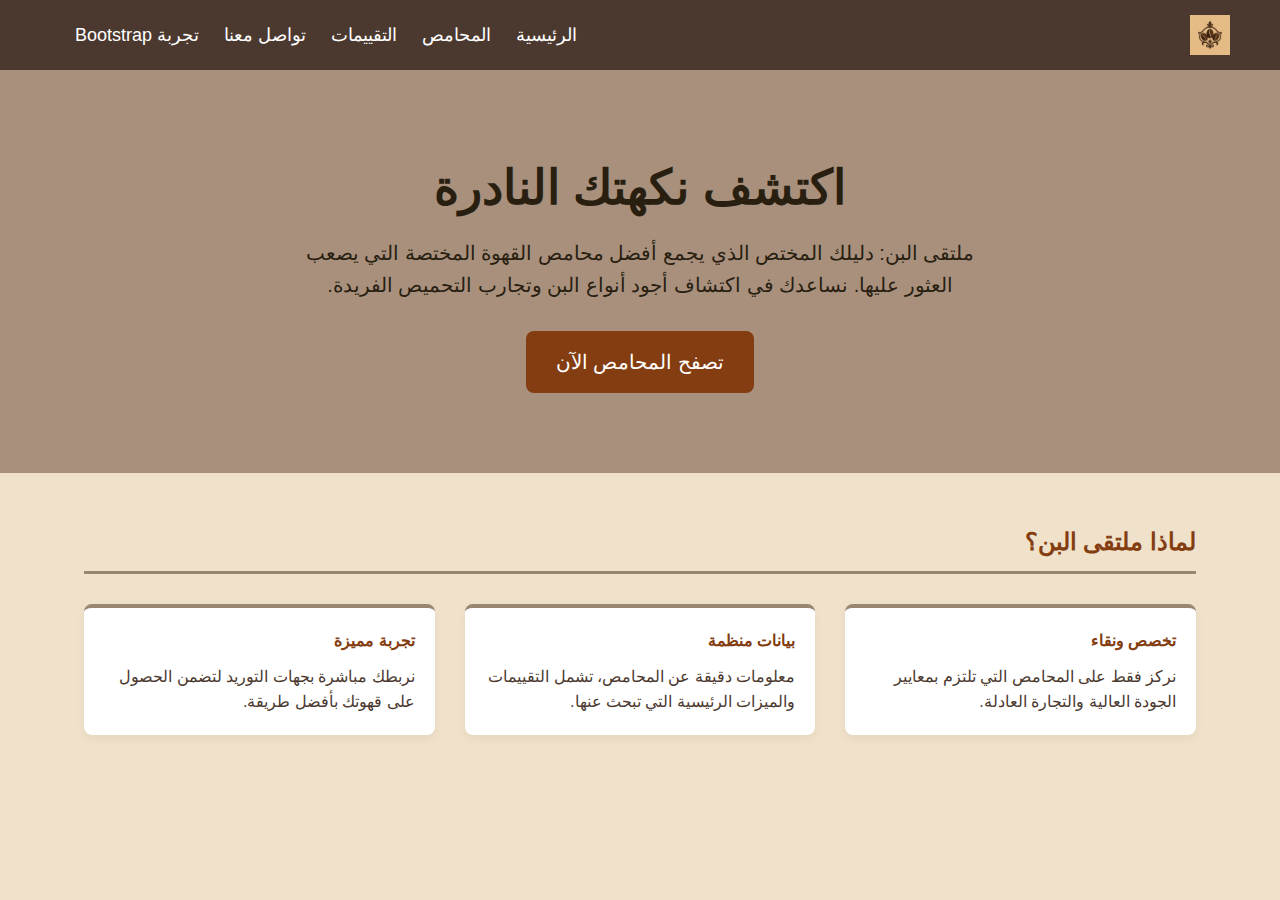
<file: index.html>
<!DOCTYPE html>
<html lang="ar">
<head>
    <meta charset="UTF-8">
    <meta name="viewport" content="width=device-width, initial-scale=1.0">
    <title>الرئيسية - ملتقى البن</title>
    <link rel="stylesheet" href="style.css">
    <link rel="icon" type="image/png" href="images/logo.png.jpg">
    <style>
     
        .hero {
            background-color: #A8907D; 
            color: var(--color-dark);
            padding: 80px 0;
            text-align: center;
            margin-bottom: 30px;
        }
        .hero h1 {
            font-size: 48px;
            color: var(--color-dark);
            margin-bottom: 10px;
        }
        .hero p {
            font-size: 20px;
            max-width: 700px;
            margin: 0 auto 30px;
        }
        .cta-button {
            display: inline-block;
            background-color: var(--color-secondary); 
            color: #fff;
            text-decoration: none;
            padding: 15px 30px;
            border-radius: 8px;
            font-size: 20px;
            transition: background-color 0.3s, transform 0.3s;
        }
        .cta-button:hover {
            background-color: var(--color-dark); 
            transform: scale(1.05); 
        }
        .highlight-card {
            background-color: #fff;
            padding: 20px;
            border-radius: 8px;
            box-shadow: 0 4px 10px rgba(0, 0, 0, 0.05);
            border-top: 4px solid var(--color-primary); 
        }
        .highlight-card h4 {
            color: var(--color-secondary);
            margin-bottom: 10px;
        }
        .highlight-card p {
            color: #4B392F;
            font-size: 16px;
        }
    </style>
</head>
<body>

    <div class="header">
        <div class="logo">
            <img src="images/logo.png.jpg" 
                 alt="شعار ملتقى البن" 
                 class="logo-img"
                 title="ملتقى البن: دليلك المختص لأفضل محامص القهوة المختصة في المملكة.">
        </div>
        <nav class="nav">
            <ul>
                <li><a href="index.html">الرئيسية</a></li>
                <li><a href="roasteries.html">المحامص</a></li>
                <li><a href="reviews.html">التقييمات</a></li>
                <li><a href="contact.html">تواصل معنا</a></li>
                <li><a href="bootstrap.html">تجربة Bootstrap</a></li>
            </ul>
        </nav>
    </div>

    <main>
        <div class="hero">
            <h1>اكتشف نكهتك النادرة</h1>
            <p>
                ملتقى البن: دليلك المختص الذي يجمع أفضل محامص القهوة المختصة التي يصعب العثور عليها. نساعدك في اكتشاف أجود أنواع البن وتجارب التحميص الفريدة.
            </p>
            <a href="roasteries.html" class="cta-button">تصفح المحامص الآن</a>
        </div>

        <div class="container">
            <h2>لماذا ملتقى البن؟</h2>
            <div class="roasteries-grid" style="grid-template-columns: repeat(auto-fit, minmax(250px, 1fr));">
                
                <div class="highlight-card">
                    <h4>تخصص ونقاء</h4>
                    <p>نركز فقط على المحامص التي تلتزم بمعايير الجودة العالية والتجارة العادلة.</p>
                </div>

                <div class="highlight-card">
                    <h4>بيانات منظمة</h4>
                    <p>معلومات دقيقة عن المحامص، تشمل التقييمات والميزات الرئيسية التي تبحث عنها.</p>
                </div>

                <div class="highlight-card">
                    <h4>تجربة مميزة</h4>
                    <p>نربطك مباشرة بجهات التوريد لتضمن الحصول على قهوتك بأفضل طريقة.</p>
                </div>
            </div>
        </div>
    </main>

</body>
</html>
</file>
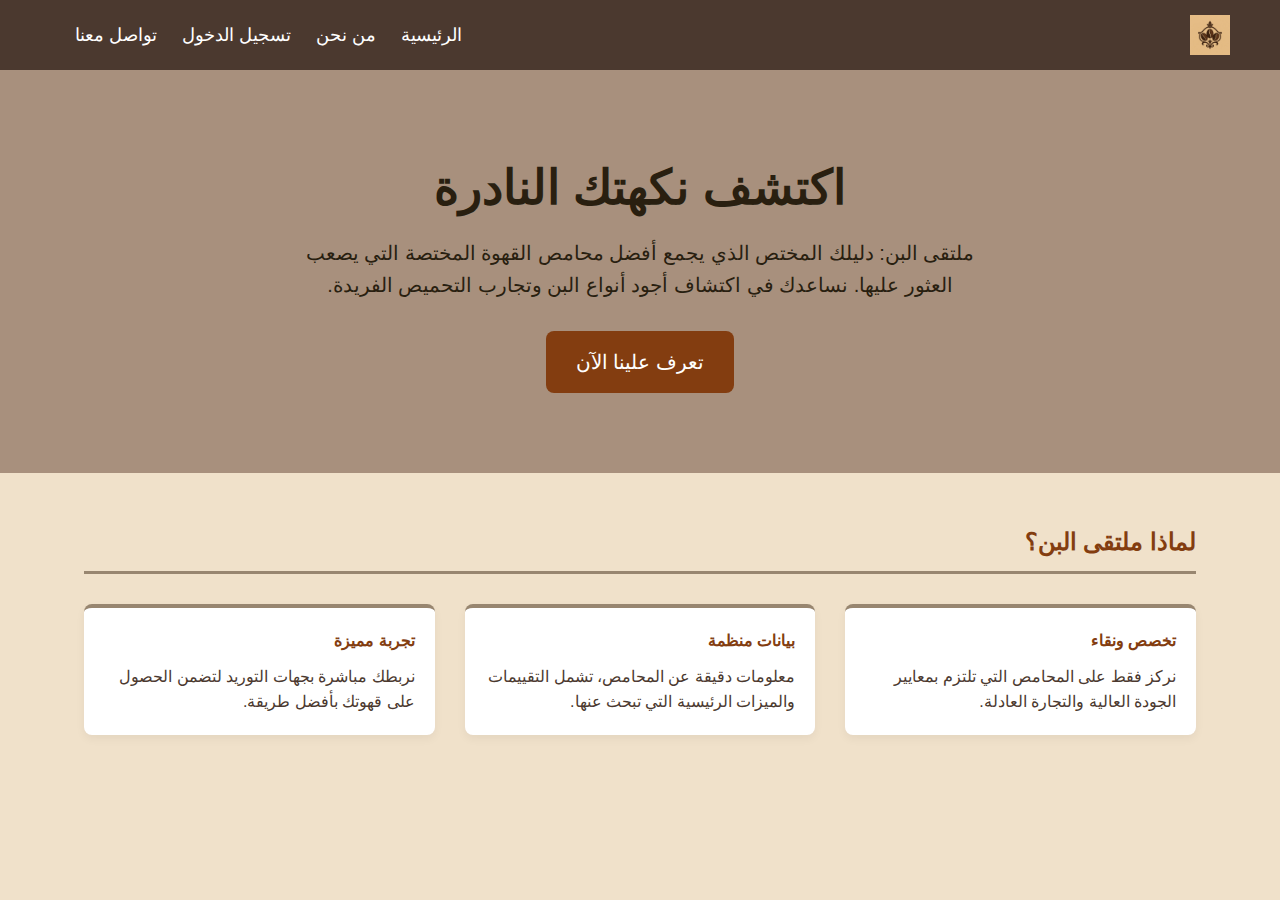
<file: frontend/index.html>
<!DOCTYPE html>
<html lang="ar">
<head>
    <meta charset="UTF-8">
    <meta name="viewport" content="width=device-width, initial-scale=1.0">
    <title>الرئيسية - ملتقى البن</title>
    <link rel="stylesheet" href="style.css">
    <link rel="icon" type="image/png" href="../images/logo.png.jpg"> 
    <style>
        .hero {
            background-color: #A8907D; 
            color: var(--color-dark);
            padding: 80px 0;
            text-align: center;
            margin-bottom: 30px;
        }
        .hero h1 {
            font-size: 48px;
            color: var(--color-dark);
            margin-bottom: 10px;
        }
        .hero p {
            font-size: 20px;
            max-width: 700px;
            margin: 0 auto 30px;
        }
        .cta-button {
            display: inline-block;
            background-color: var(--color-secondary); 
            color: #fff;
            text-decoration: none;
            padding: 15px 30px;
            border-radius: 8px;
            font-size: 20px;
            transition: background-color 0.3s, transform 0.3s;
        }
        .cta-button:hover {
            background-color: var(--color-dark); 
            transform: scale(1.05); 
        }
        .highlight-card {
            background-color: #fff;
            padding: 20px;
            border-radius: 8px;
            box-shadow: 0 4px 10px rgba(0, 0, 0, 0.05);
            border-top: 4px solid var(--color-primary); 
        }
        .highlight-card h4 {
            color: var(--color-secondary);
            margin-bottom: 10px;
        }
        .highlight-card p {
            color: #4B392F;
            font-size: 16px;
        }
    </style>
</head>
<body>

    <div class="header">
        <div class="logo">
            <img src="../images/logo.png.jpg" 
                 alt="شعار ملتقى البن" 
                 class="logo-img"
                 title="ملتقى البن: دليلك المختص لأفضل محامص القهوة المختصة في المملكة.">
        </div>
        <nav class="nav">
            <ul>
                <li><a href="index.html">الرئيسية</a></li>
                <li><a href="about.html">من نحن</a></li>
                <li><a href="login.html">تسجيل الدخول</a></li>
                <li><a href="contact.html">تواصل معنا</a></li>
            </ul>
        </nav>
    </div>

    <main>
        <div class="hero">
            <h1>اكتشف نكهتك النادرة</h1>
            <p>
                ملتقى البن: دليلك المختص الذي يجمع أفضل محامص القهوة المختصة التي يصعب العثور عليها. نساعدك في اكتشاف أجود أنواع البن وتجارب التحميص الفريدة.
            </p>
            <a href="about.html" class="cta-button">تعرف علينا الآن</a>
        </div>

        <div class="container">
            <h2>لماذا ملتقى البن؟</h2>
            <div class="roasteries-grid" style="grid-template-columns: repeat(auto-fit, minmax(250px, 1fr));">
                
                <div class="highlight-card">
                    <h4>تخصص ونقاء</h4>
                    <p>نركز فقط على المحامص التي تلتزم بمعايير الجودة العالية والتجارة العادلة.</p>
                </div>

                <div class="highlight-card">
                    <h4>بيانات منظمة</h4>
                    <p>معلومات دقيقة عن المحامص، تشمل التقييمات والميزات الرئيسية التي تبحث عنها.</p>
                </div>

                <div class="highlight-card">
                    <h4>تجربة مميزة</h4>
                    <p>نربطك مباشرة بجهات التوريد لتضمن الحصول على قهوتك بأفضل طريقة.</p>
                </div>
            </div>
        </div>
    </main>

</body>
</html>
</file>
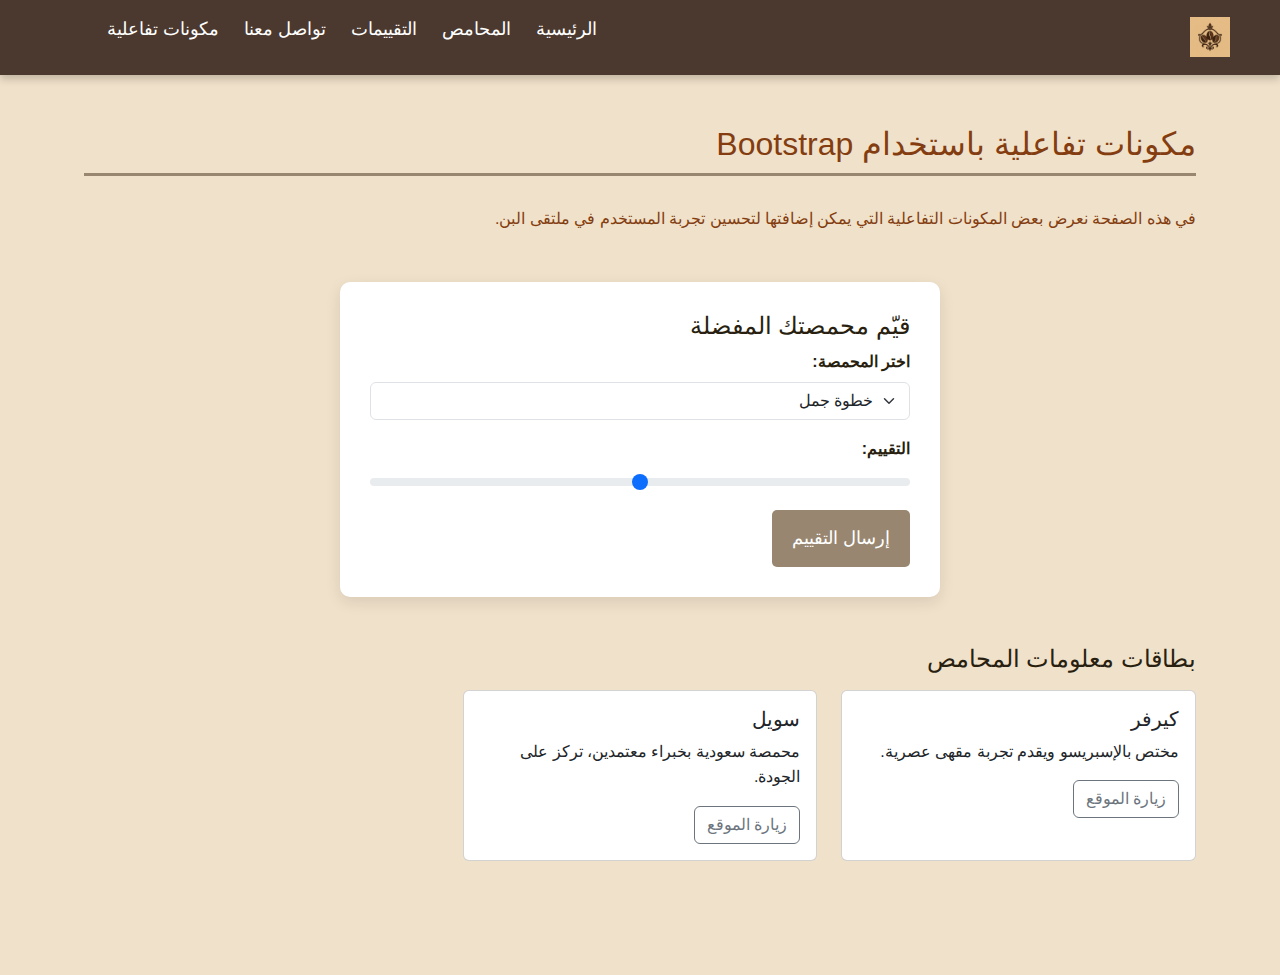
<file: bootstrap.html>
<!DOCTYPE html>
<html lang="ar">
<head>
  <meta charset="UTF-8">
  <meta name="viewport" content="width=device-width, initial-scale=1.0">
  <title>مكونات تفاعلية</title>
  <link href="https://cdn.jsdelivr.net/npm/bootstrap@5.3.2/dist/css/bootstrap.min.css" rel="stylesheet">
  <link rel="stylesheet" href="style.css">
</head>
<body>

<!-- الهيدر الموحد -->
<div class="header">
  <div class="logo">
    <img src="images/logo.png.jpg" 
         alt="شعار ملتقى البن" 
         class="logo-img"
         title="ملتقى البن: دليلك المختص لأفضل محامص القهوة المختصة في المملكة.">
  </div>
  <nav class="nav">
    <ul>
      <li><a href="index.html">الرئيسية</a></li>
      <li><a href="roasteries.html">المحامص</a></li>
      <li><a href="reviews.html">التقييمات</a></li>
      <li><a href="contact.html">تواصل معنا</a></li>
      <li><a href="bootstrap.html">مكونات تفاعلية</a></li>
    </ul>
  </nav>
</div>

<!--  محتوى الصفحة -->
<div class="container">
  <h2>مكونات تفاعلية باستخدام Bootstrap</h2>
  <p style="margin-bottom: 30px; color: var(--color-secondary);">
    في هذه الصفحة نعرض بعض المكونات التفاعلية التي يمكن إضافتها لتحسين تجربة المستخدم في ملتقى البن.
  </p>

  <!--  نموذج تقييم -->
  <div class="contact-form mb-5">
    <h4>قيّم محمصتك المفضلة</h4>
    <form>
      <label for="roastery">اختر المحمصة:</label>
      <select class="form-select mb-3" id="roastery">
        <option>خطوة جمل</option>
        <option>كيرفر</option>
        <option>سويل</option>
      </select>

      <label for="rating">التقييم:</label>
      <input type="range" class="form-range mb-3" min="1" max="5" id="rating">

      <button type="submit" class="btn btn-primary">إرسال التقييم</button>
    </form>
  </div>

  <!--  بطاقات معلومات -->
  <h4 class="mb-3">بطاقات معلومات المحامص</h4>
  <div class="row mb-5">
    <div class="col-md-4 mb-3">
      <div class="card h-100 text-end">
        <div class="card-body">
          <h5 class="card-title">كيرفر</h5>
          <p class="card-text">مختص بالإسبريسو ويقدم تجربة مقهى عصرية.</p>
          <a href="https://curcoffee.com" class="btn btn-outline-secondary">زيارة الموقع</a>
        </div>
      </div>
    </div>
    <div class="col-md-4 mb-3">
      <div class="card h-100 text-end">
        <div class="card-body">
          <h5 class="card-title">سويل</h5>
          <p class="card-text">محمصة سعودية بخبراء معتمدين، تركز على الجودة.</p>
          <a href="https://soilroasters.com/products" class="btn btn-outline-secondary">زيارة الموقع</a>
        </div>
      </div>
</file>
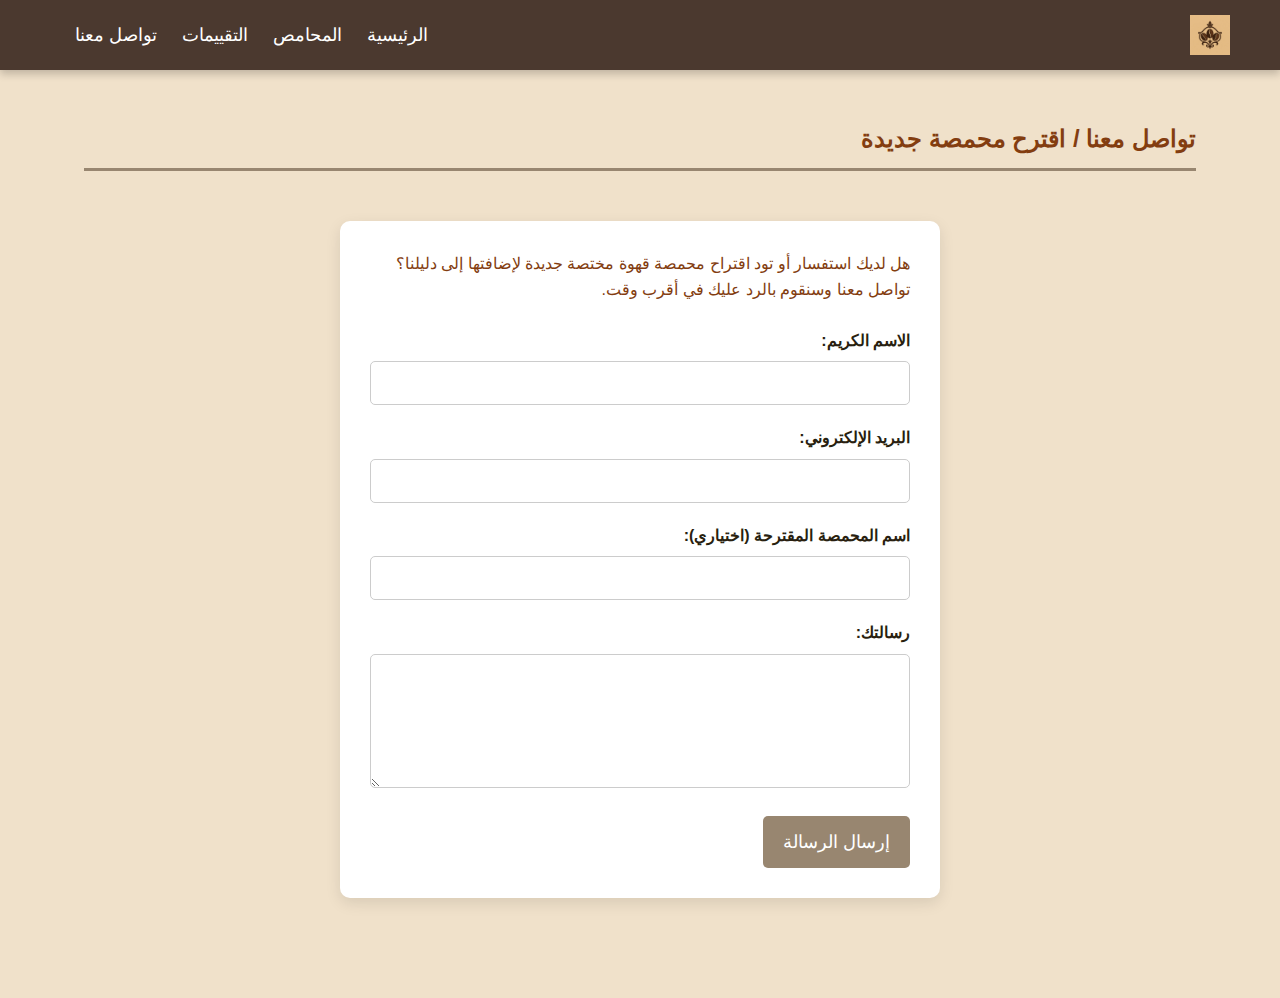
<file: contact.html>
<!DOCTYPE html>
<html lang="ar">
<head>
    <meta charset="UTF-8">
    <meta name="viewport" content="width=device-width, initial-scale=1.0">
    <title>تواصل معنا - ملتقى البن</title>
    <link rel="stylesheet" href="style.css">
    <link rel="icon" type="image/png" href="images/logo.png.jpg">
</head>
<body>

    <div class="header">
        <div class="logo">
            <img src="images/logo.png.jpg" 
                 alt="شعار ملتقى البن" 
                 class="logo-img"
                 title="ملتقى البن: دليلك المختص لأفضل محامص القهوة المختصة في المملكة.">
        </div>
        <nav class="nav">
            <ul>
                <li><a href="index.html">الرئيسية</a></li>
                <li><a href="roasteries.html">المحامص</a></li>
                <li><a href="reviews.html">التقييمات</a></li>
                <li><a href="contact.html">تواصل معنا</a></li>
            </ul>
        </nav>
    </div>

    <div class="container">
        <h2>تواصل معنا / اقترح محمصة جديدة</h2>
        <div class="contact-form">
            <p style="margin-bottom: 25px; color: var(--color-secondary);">
                هل لديك استفسار أو تود اقتراح محمصة قهوة مختصة جديدة لإضافتها إلى دليلنا؟ تواصل معنا وسنقوم بالرد عليك في أقرب وقت.
            </p>
            
            <form action="#" method="POST">
                
                <label for="name">الاسم الكريم:</label>
                <input type="text" id="name" name="name" required>

                <label for="email">البريد الإلكتروني:</label>
                <input type="email" id="email" name="email" required>
                
                <label for="roastery">اسم المحمصة المقترحة (اختياري):</label>
                <input type="text" id="roastery" name="roastery">

                <label for="message">رسالتك:</label>
                <textarea id="message" name="message" rows="6" required></textarea>

                <button type="submit">إرسال الرسالة</button>
            </form>
        </div>
    </div>

</body>
</html>
</file>
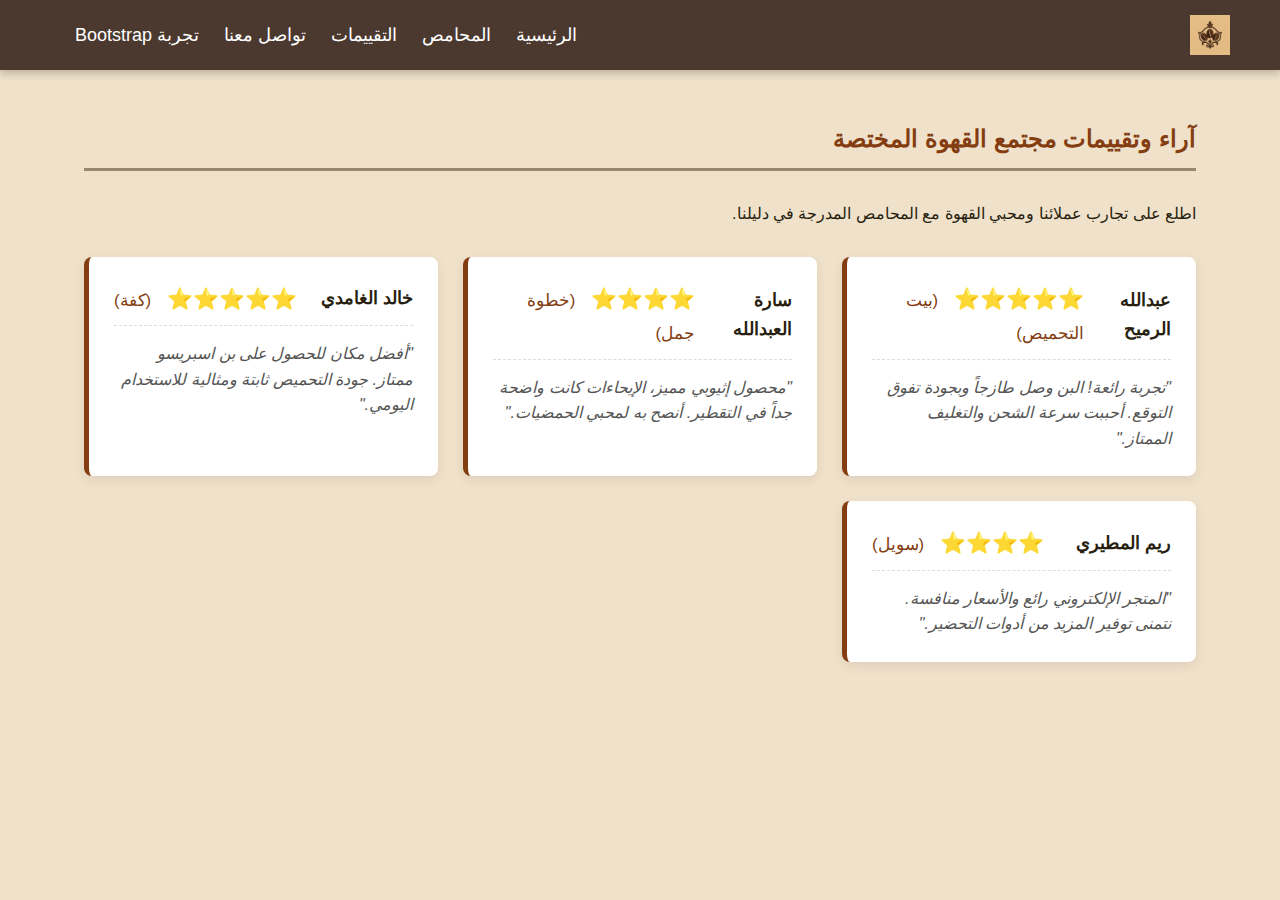
<file: reviews.html>
<!DOCTYPE html>
<html lang="ar">
<head>
    <meta charset="UTF-8">
    <meta name="viewport" content="width=device-width, initial-scale=1.0">
    <title>تقييمات المحامص - ملتقى البن</title>
    <link rel="stylesheet" href="style.css">
    <link rel="icon" type="image/png" href="images/logo.png.jpg">
    <style>
      
    </style>
</head>
<body>

    <div class="header">
        <div class="logo">
            <img src="images/logo.png.jpg" 
                 alt="شعار ملتقى البن" 
                 class="logo-img"
                 title="ملتقى البن: دليلك المختص لأفضل محامص القهوة المختصة في المملكة.">
        </div>
        <nav class="nav">
            <ul>
                <li><a href="index.html">الرئيسية</a></li>
                <li><a href="roasteries.html">المحامص</a></li>
                <li><a href="reviews.html">التقييمات</a></li>
                <li><a href="contact.html">تواصل معنا</a></li>
                <li><a href="bootstrap.html">تجربة Bootstrap</a></li>
            </ul>
        </nav>
    </div>

    <div class="container">
        <h2>آراء وتقييمات مجتمع القهوة المختصة</h2>
        <p style="margin-bottom: 30px;">
            اطلع على تجارب عملائنا ومحبي القهوة مع المحامص المدرجة في دليلنا.
        </p>

        <div class="reviews-grid">
            
            <div class="review-card">
                <div class="reviewer-info">
                    <h4>عبدالله الرميح</h4>
                    <div class="review-rating">⭐⭐⭐⭐⭐ <span>(بيت التحميص)</span></div>
                </div>
                <div class="review-content">
                    <p>"تجربة رائعة! البن وصل طازجاً وبجودة تفوق التوقع. أحببت سرعة الشحن والتغليف الممتاز."</p>
                </div>
            </div>

            <div class="review-card">
                <div class="reviewer-info">
                    <h4>سارة العبدالله</h4>
                    <div class="review-rating">⭐⭐⭐⭐ <span>(خطوة جمل)</span></div>
                </div>
                <div class="review-content">
                    <p>"محصول إثيوبي مميز، الإيحاءات كانت واضحة جداً في التقطير. أنصح به لمحبي الحمضيات."</p>
                </div>
            </div>
            
            <div class="review-card">
                <div class="reviewer-info">
                    <h4>خالد الغامدي</h4>
                    <div class="review-rating">⭐⭐⭐⭐⭐ <span>(كفة)</span></div>
                </div>
                <div class="review-content">
                    <p>"أفضل مكان للحصول على بن اسبريسو ممتاز. جودة التحميص ثابتة ومثالية للاستخدام اليومي."</p>
                </div>
            </div>

            <div class="review-card">
                <div class="reviewer-info">
                    <h4>ريم المطيري</h4>
                    <div class="review-rating">⭐⭐⭐⭐ <span>(سويل)</span></div>
                </div>
                <div class="review-content">
                    <p>"المتجر الإلكتروني رائع والأسعار منافسة. نتمنى توفير المزيد من أدوات التحضير."</p>
                </div>
            </div>
        </div>
    </div>

</body>
</html>
</file>
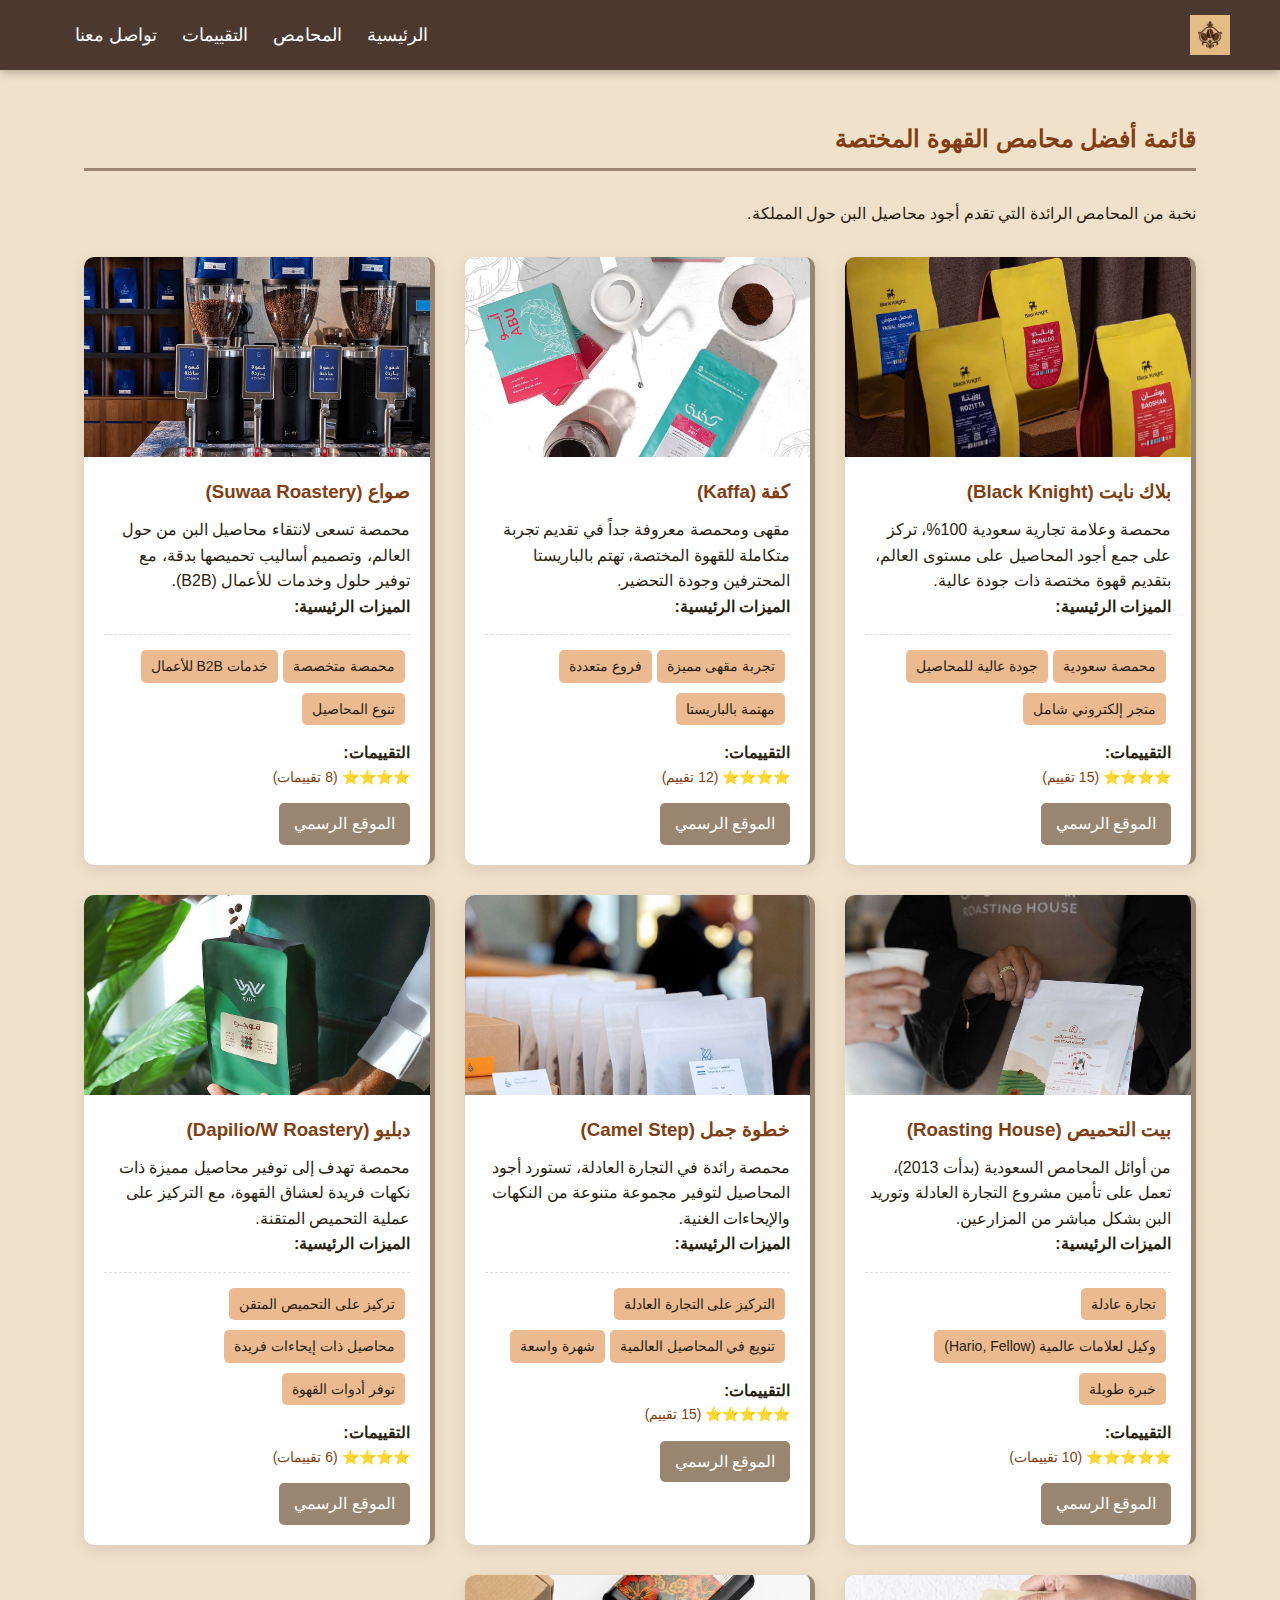
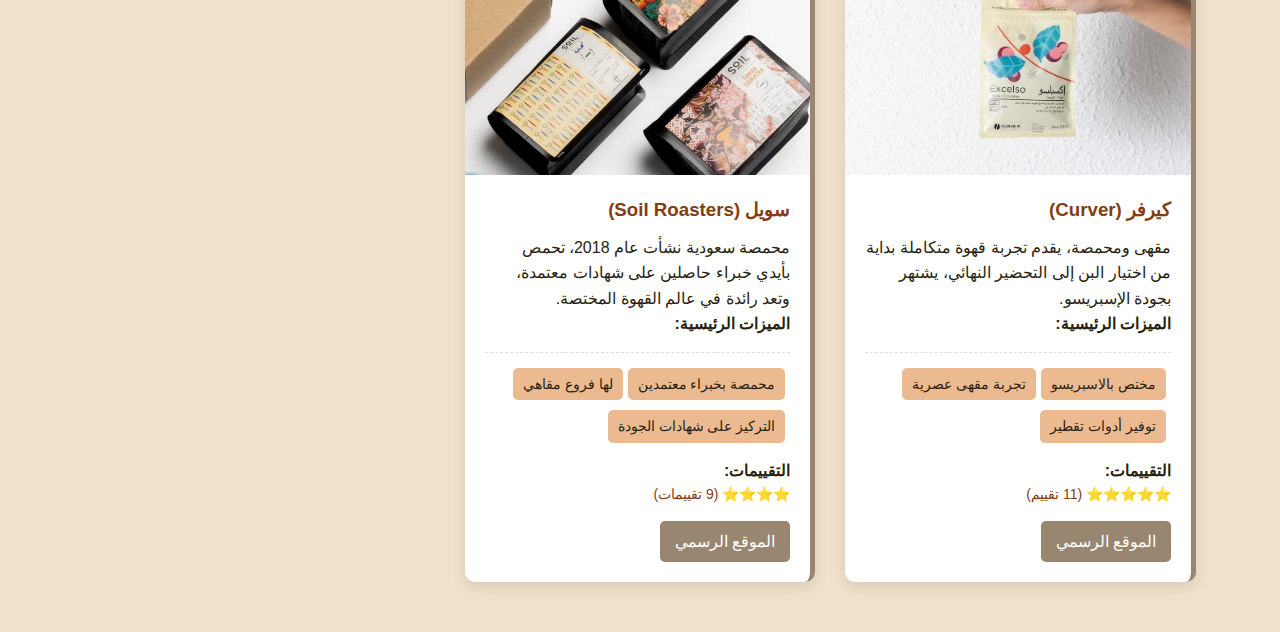
<file: roasteries.html>
<!DOCTYPE html>
<html lang="ar">
<head>
    <meta charset="UTF-8">
    <meta name="viewport" content="width=device-width, initial-scale=1.0">
    <title>المحامص - ملتقى البن</title>
    <link rel="stylesheet" href="style.css">
    <link rel="icon" type="image/png" href="images/logo.png.jpg">
</head>
<body>

    <div class="header">
        <div class="logo">
            <img src="images/logo.png.jpg" 
                 alt="شعار ملتقى البن" 
                 class="logo-img"
                 title="ملتقى البن: دليلك المختص لأفضل محامص القهوة المختصة في المملكة.">
        </div>
        <nav class="nav">
            <ul>
                <li><a href="index.html">الرئيسية</a></li>
                <li><a href="roasteries.html">المحامص</a></li>
                <li><a href="reviews.html">التقييمات</a></li>
                <li><a href="contact.html">تواصل معنا</a></li>
            </ul>
        </nav>
    </div>

    <div class="container">
        <h2>قائمة أفضل محامص القهوة المختصة</h2>
        <p style="margin-bottom: 30px;">نخبة من المحامص الرائدة التي تقدم أجود محاصيل البن حول المملكة.</p>
        
        <div class="roasteries-grid">

            <div class="roastery-card">
                <img src="images/black_knight.jpg" alt="صورة محمصة بلاك نايت">
                <div class="card-content">
                    <h3>بلاك نايت (Black Knight)</h3>
                    <p>محمصة وعلامة تجارية سعودية 100%، تركز على جمع أجود المحاصيل على مستوى العالم، بتقديم قهوة مختصة ذات جودة عالية.</p>
                    <h4>الميزات الرئيسية:</h4>
                    <ul class="features-list"><li>محمصة سعودية</li><li>جودة عالية للمحاصيل</li><li>متجر إلكتروني شامل</li></ul>
                    <h4>التقييمات:</h4>
                    <p style="font-size: 14px; color: #833D10;">⭐⭐⭐⭐ (15 تقييم)</p>
                    <div class="card-links">
                        <a href="https://b-k.coffee/" target="_blank">الموقع الرسمي</a>
                    </div>
                </div>
            </div>

            <div class="roastery-card">
                <img src="images/kaffa.jpg" alt="صورة محمصة كفة">
                <div class="card-content">
                    <h3>كفة (Kaffa)</h3>
                    <p>مقهى ومحمصة معروفة جداً في تقديم تجربة متكاملة للقهوة المختصة، تهتم بالباريستا المحترفين وجودة التحضير.</p>
                    <h4>الميزات الرئيسية:</h4>
                    <ul class="features-list"><li>تجربة مقهى مميزة</li><li>فروع متعددة</li><li>مهتمة بالباريستا</li></ul>
                    <h4>التقييمات:</h4>
                    <p style="font-size: 14px; color: #833D10;">⭐⭐⭐⭐ (12 تقييم)</p>
                    <div class="card-links">
                        <a href="https://kiffa.sa" target="_blank">الموقع الرسمي</a>
                    </div>
                </div>
            </div>
            
            <div class="roastery-card">
                <img src="images/suwaa.jpg" alt="صورة محمصة صواع">
                <div class="card-content">
                    <h3>صواع (Suwaa Roastery)</h3>
                    <p>محمصة تسعى لانتقاء محاصيل البن من حول العالم، وتصميم أساليب تحميصها بدقة، مع توفير حلول وخدمات للأعمال (B2B).</p>
                    <h4>الميزات الرئيسية:</h4>
                    <ul class="features-list"><li>محمصة متخصصة</li><li>خدمات B2B للأعمال</li><li>تنوع المحاصيل</li></ul>
                    <h4>التقييمات:</h4>
                    <p style="font-size: 14px; color: #833D10;">⭐⭐⭐⭐ (8 تقييمات)</p>
                    <div class="card-links">
                        <a href="https://suwaaroastery.com/ar/" target="_blank">الموقع الرسمي</a>
                    </div>
                </div>
            </div>

            <div class="roastery-card">
                <img src="images/roasting_house.jpg" alt="صورة بيت التحميص">
                <div class="card-content">
                    <h3>بيت التحميص (Roasting House)</h3>
                    <p>من أوائل المحامص السعودية (بدأت 2013)، تعمل على تأمين مشروع التجارة العادلة وتوريد البن بشكل مباشر من المزارعين.</p>
                    <h4>الميزات الرئيسية:</h4>
                    <ul class="features-list"><li>تجارة عادلة</li><li>وكيل لعلامات عالمية (Hario, Fellow)</li><li>خبرة طويلة</li></ul>
                    <h4>التقييمات:</h4>
                    <p style="font-size: 14px; color: #833D10;">⭐⭐⭐⭐⭐ (10 تقييمات)</p>
                    <div class="card-links">
                        <a href="https://roastinghouse.sa/" target="_blank">الموقع الرسمي</a>
                    </div>
                </div>
            </div>
            
             <div class="roastery-card">
                <img src="images/camel_step.jpg" alt="صورة محمصة خطوة جمل">
                <div class="card-content">
                    <h3>خطوة جمل (Camel Step)</h3>
                    <p>محمصة رائدة في التجارة العادلة، تستورد أجود المحاصيل لتوفير مجموعة متنوعة من النكهات والإيحاءات الغنية.</p>
                    <h4>الميزات الرئيسية:</h4>
                    <ul class="features-list"><li>التركيز على التجارة العادلة</li><li>تنويع في المحاصيل العالمية</li><li>شهرة واسعة</li></ul>
                    <h4>التقييمات:</h4>
                    <p style="font-size: 14px; color: #833D10;">⭐⭐⭐⭐⭐ (15 تقييم)</p>
                    <div class="card-links">
                        <a href="https://camelstep.com/ar" target="_blank">الموقع الرسمي</a>
                    </div>
                </div>
            </div>

            <div class="roastery-card">
                <img src="images/dapilio.jpg" alt="صورة محمصة دبليو">
                <div class="card-content">
                    <h3>دبليو (Dapilio/W Roastery)</h3>
                    <p>محمصة تهدف إلى توفير محاصيل مميزة ذات نكهات فريدة لعشاق القهوة، مع التركيز على عملية التحميص المتقنة.</p>
                    <h4>الميزات الرئيسية:</h4>
                    <ul class="features-list"><li>تركيز على التحميص المتقن</li><li>محاصيل ذات إيحاءات فريدة</li><li>توفر أدوات القهوة</li></ul>
                    <h4>التقييمات:</h4>
                    <p style="font-size: 14px; color: #833D10;">⭐⭐⭐⭐ (6 تقييمات)</p>
                    <div class="card-links">
                        <a href="https://dapilio.com/ar/" target="_blank">الموقع الرسمي</a>
                    </div>
                </div>
            </div>

            <div class="roastery-card">
                <img src="images/curver.jpg" alt="صورة محمصة كيرفر">
                <div class="card-content">
                    <h3>كيرفر (Curver)</h3>
                    <p>مقهى ومحمصة، يقدم تجربة قهوة متكاملة بداية من اختيار البن إلى التحضير النهائي، يشتهر بجودة الإسبريسو.</p>
                    <h4>الميزات الرئيسية:</h4>
                    <ul class="features-list"><li>مختص بالاسبريسو</li><li>تجربة مقهى عصرية</li><li>توفير أدوات تقطير</li></ul>
                    <h4>التقييمات:</h4>
                    <p style="font-size: 14px; color: #833D10;">⭐⭐⭐⭐⭐ (11 تقييم)</p>
                    <div class="card-links">
                        <a href="https://curcoffee.com" target="_blank">الموقع الرسمي</a>
                    </div>
                </div>
            </div>

            <div class="roastery-card">
                <img src="images/soil.jpg" alt="صورة محمصة سويل">
                <div class="card-content">
                    <h3>سويل (Soil Roasters)</h3>
                    <p>محمصة سعودية نشأت عام 2018، تحمص بأيدي خبراء حاصلين على شهادات معتمدة، وتعد رائدة في عالم القهوة المختصة.</p>
                    <h4>الميزات الرئيسية:</h4>
                    <ul class="features-list"><li>محمصة بخبراء معتمدين</li><li>لها فروع مقاهي</li><li>التركيز على شهادات الجودة</li></ul>
                    <h4>التقييمات:</h4>
                    <p style="font-size: 14px; color: #833D10;">⭐⭐⭐⭐ (9 تقييمات)</p>
                    <div class="card-links">
                        <a href="https://soilroasters.com/products" target="_blank">الموقع الرسمي</a>
                    </div>
                </div>
            </div>
            
        </div>
    </div>

</body>
</html>
</file>
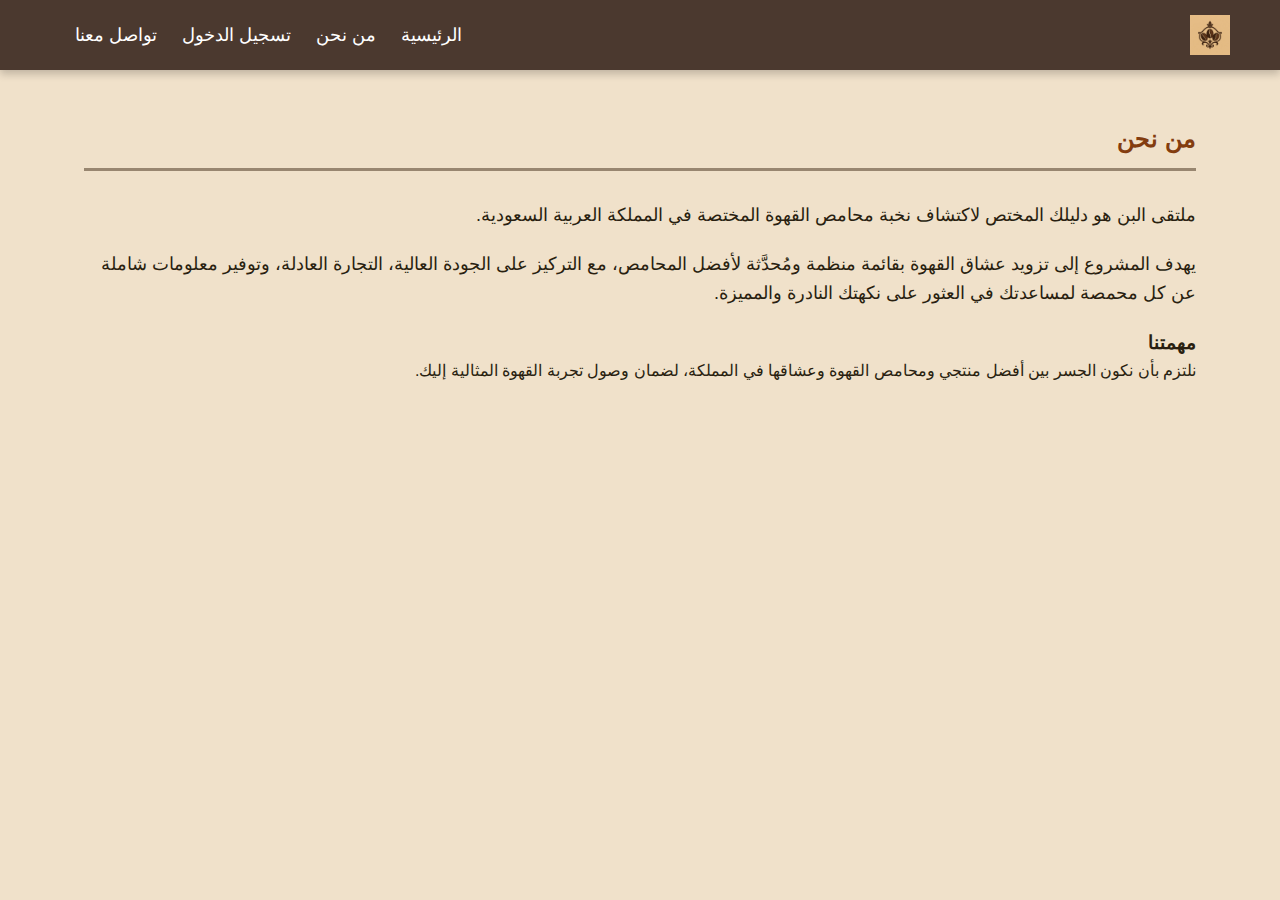
<file: frontend/about.html>
<!DOCTYPE html>
<html lang="ar">
<head>
    <meta charset="UTF-8">
    <meta name="viewport" content="width=device-width, initial-scale=1.0">
    <title>من نحن - ملتقى البن</title>
    <link rel="stylesheet" href="style.css">
    <link rel="icon" type="image/png" href="../images/logo.png.jpg">
</head>
<body>

    <div class="header">
        <div class="logo">
            <img src="../images/logo.png.jpg" 
                 alt="شعار ملتقى البن" 
                 class="logo-img"
                 title="شعار الموقع">
        </div>
        <nav class="nav">
            <ul>
                <li><a href="index.html">الرئيسية</a></li>
                <li><a href="about.html">من نحن</a></li>
                <li><a href="login.html">تسجيل الدخول</a></li>
                <li><a href="contact.html">تواصل معنا</a></li>
            </ul>
        </nav>
    </div>

    <div class="container">
        <h2>من نحن</h2>
        <div style="text-align: right;">
            <p style="font-size: 18px; margin-bottom: 20px;">
                ملتقى البن هو دليلك المختص لاكتشاف نخبة محامص القهوة المختصة في المملكة العربية السعودية.
            </p>
            <p style="font-size: 18px; margin-bottom: 20px;">
                يهدف المشروع إلى تزويد عشاق القهوة بقائمة منظمة ومُحدَّثة لأفضل المحامص، مع التركيز على الجودة العالية، التجارة العادلة، وتوفير معلومات شاملة عن كل محمصة لمساعدتك في العثور على نكهتك النادرة والمميزة.
            </p>
            <h3>مهمتنا</h3>
            <p>
                نلتزم بأن نكون الجسر بين أفضل منتجي ومحامص القهوة وعشاقها في المملكة، لضمان وصول تجربة القهوة المثالية إليك.
            </p>
        </div>
    </div>

</body>
</html>
</file>
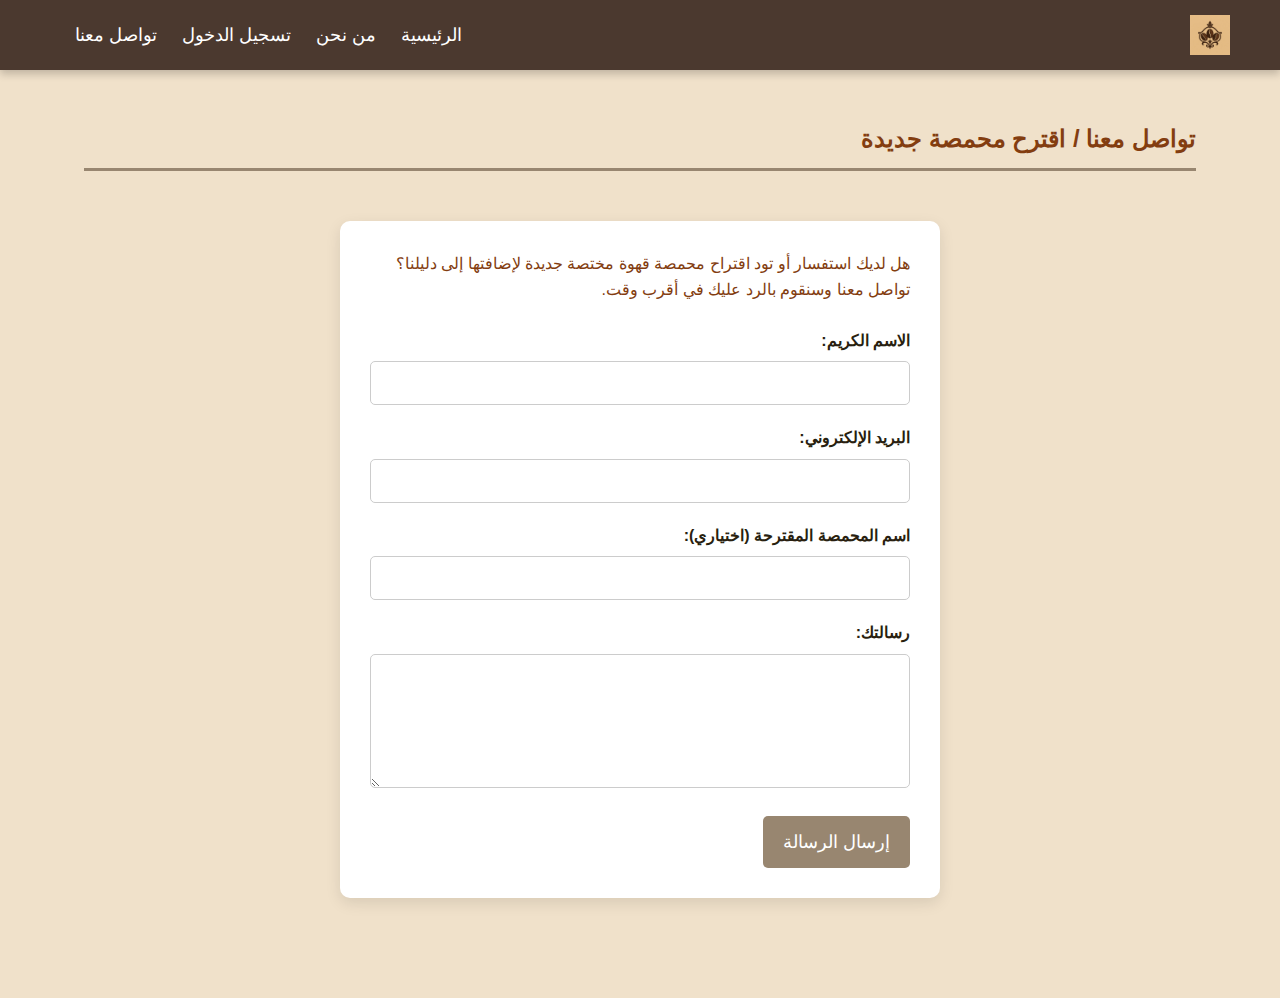
<file: frontend/contact.html>
<!DOCTYPE html>
<html lang="ar">
<head>
    <meta charset="UTF-8">
    <meta name="viewport" content="width=device-width, initial-scale=1.0">
    <title>تواصل معنا - ملتقى البن</title>
    <link rel="stylesheet" href="style.css">
    <link rel="icon" type="image/png" href="../images/logo.png.jpg">
</head>
<body>

    <div class="header">
        <div class="logo">
            <img src="../images/logo.png.jpg" 
                 alt="شعار ملتقى البن" 
                 class="logo-img"
                 title="ملتقى البن: دليلك المختص لأفضل محامص القهوة المختصة في المملكة.">
        </div>
        <nav class="nav">
            <ul>
                <li><a href="index.html">الرئيسية</a></li>
                <li><a href="about.html">من نحن</a></li>
                <li><a href="login.html">تسجيل الدخول</a></li>
                <li><a href="contact.html">تواصل معنا</a></li>
            </ul>
        </nav>
    </div>

    <div class="container">
        <h2>تواصل معنا / اقترح محمصة جديدة</h2>
        <div class="contact-form">
            <p style="margin-bottom: 25px; color: var(--color-secondary);">
                هل لديك استفسار أو تود اقتراح محمصة قهوة مختصة جديدة لإضافتها إلى دليلنا؟ تواصل معنا وسنقوم بالرد عليك في أقرب وقت.
            </p>
            
            <form action="#" method="POST">
                
                <label for="name">الاسم الكريم:</label>
                <input type="text" id="name" name="name" required>

                <label for="email">البريد الإلكتروني:</label>
                <input type="email" id="email" name="email" required>
                
                <label for="roastery">اسم المحمصة المقترحة (اختياري):</label>
                <input type="text" id="roastery" name="roastery">

                <label for="message">رسالتك:</label>
                <textarea id="message" name="message" rows="6" required></textarea>

                <button type="submit">إرسال الرسالة</button>
            </form>
        </div>
    </div>

</body>
</html>
</file>
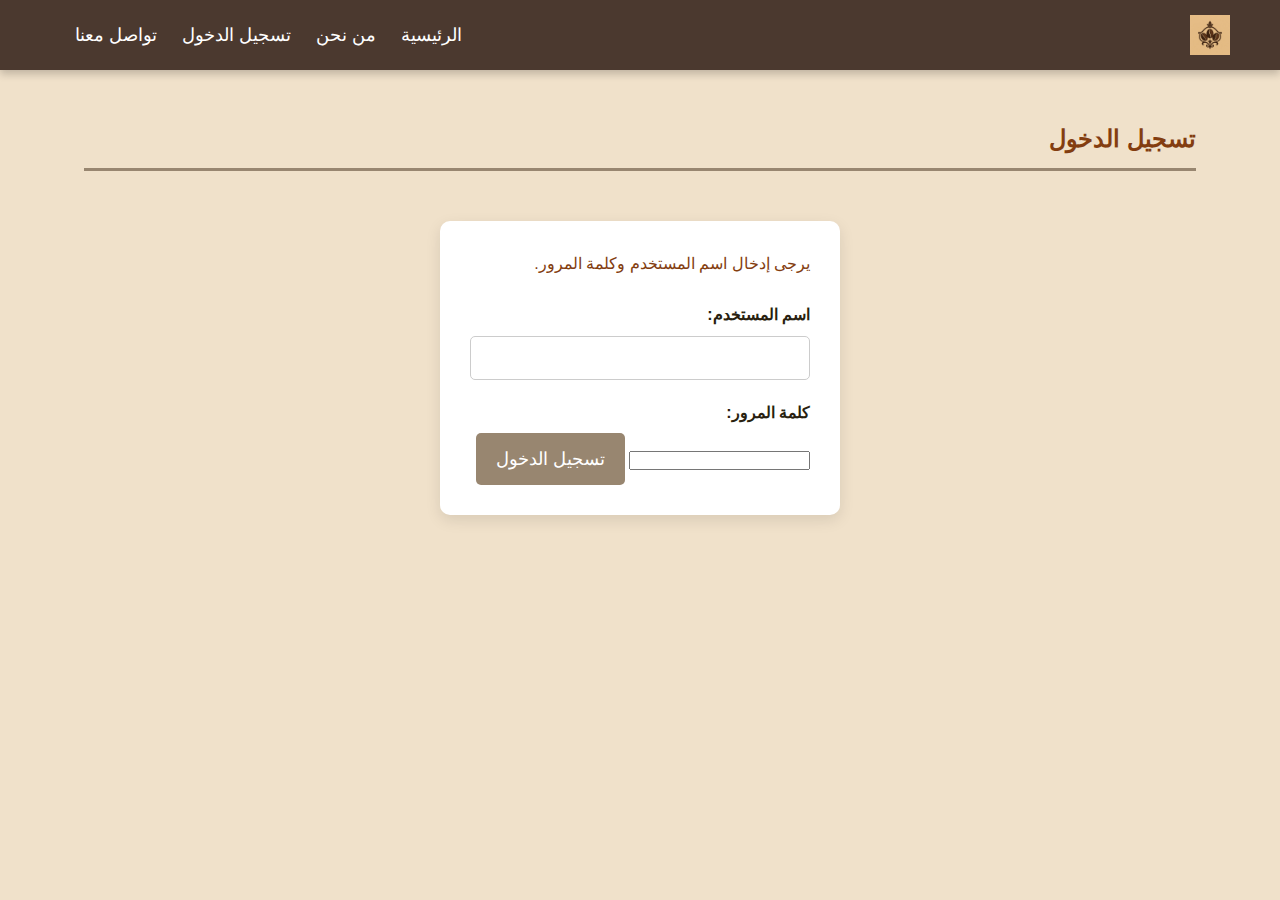
<file: frontend/login.html>
<!DOCTYPE html>
<html lang="ar">
<head>
    <meta charset="UTF-8">
    <meta name="viewport" content="width=device-width, initial-scale=1.0">
    <title>تسجيل الدخول - ملتقى البن</title>
    <link rel="stylesheet" href="style.css">
    <link rel="icon" type="image/png" href="../images/logo.png.jpg">
</head>
<body>

    <div class="header">
        <div class="logo">
            <img src="../images/logo.png.jpg" 
                 alt="شعار ملتقى البن" 
                 class="logo-img"
                 title="شعار الموقع">
        </div>
        <nav class="nav">
            <ul>
                <li><a href="index.html">الرئيسية</a></li>
                <li><a href="about.html">من نحن</a></li>
                <li><a href="login.html">تسجيل الدخول</a></li>
                <li><a href="contact.html">تواصل معنا</a></li>
            </ul>
        </nav>
    </div>

    <div class="container">
        <h2>تسجيل الدخول</h2>
        <div class="contact-form" style="max-width: 400px;">
            <p style="margin-bottom: 25px; color: var(--color-secondary);">
                يرجى إدخال اسم المستخدم وكلمة المرور.
            </p>
            
            <form action="#" method="POST">
                
                <label for="username">اسم المستخدم:</label>
                <input type="text" id="username" name="username" required>

                <label for="password">كلمة المرور:</label>
                <input type="password" id="password" name="password" required>
                
                <button type="submit">تسجيل الدخول</button>
            </form>
        </div>
    </div>

</body>
</html>
</file>
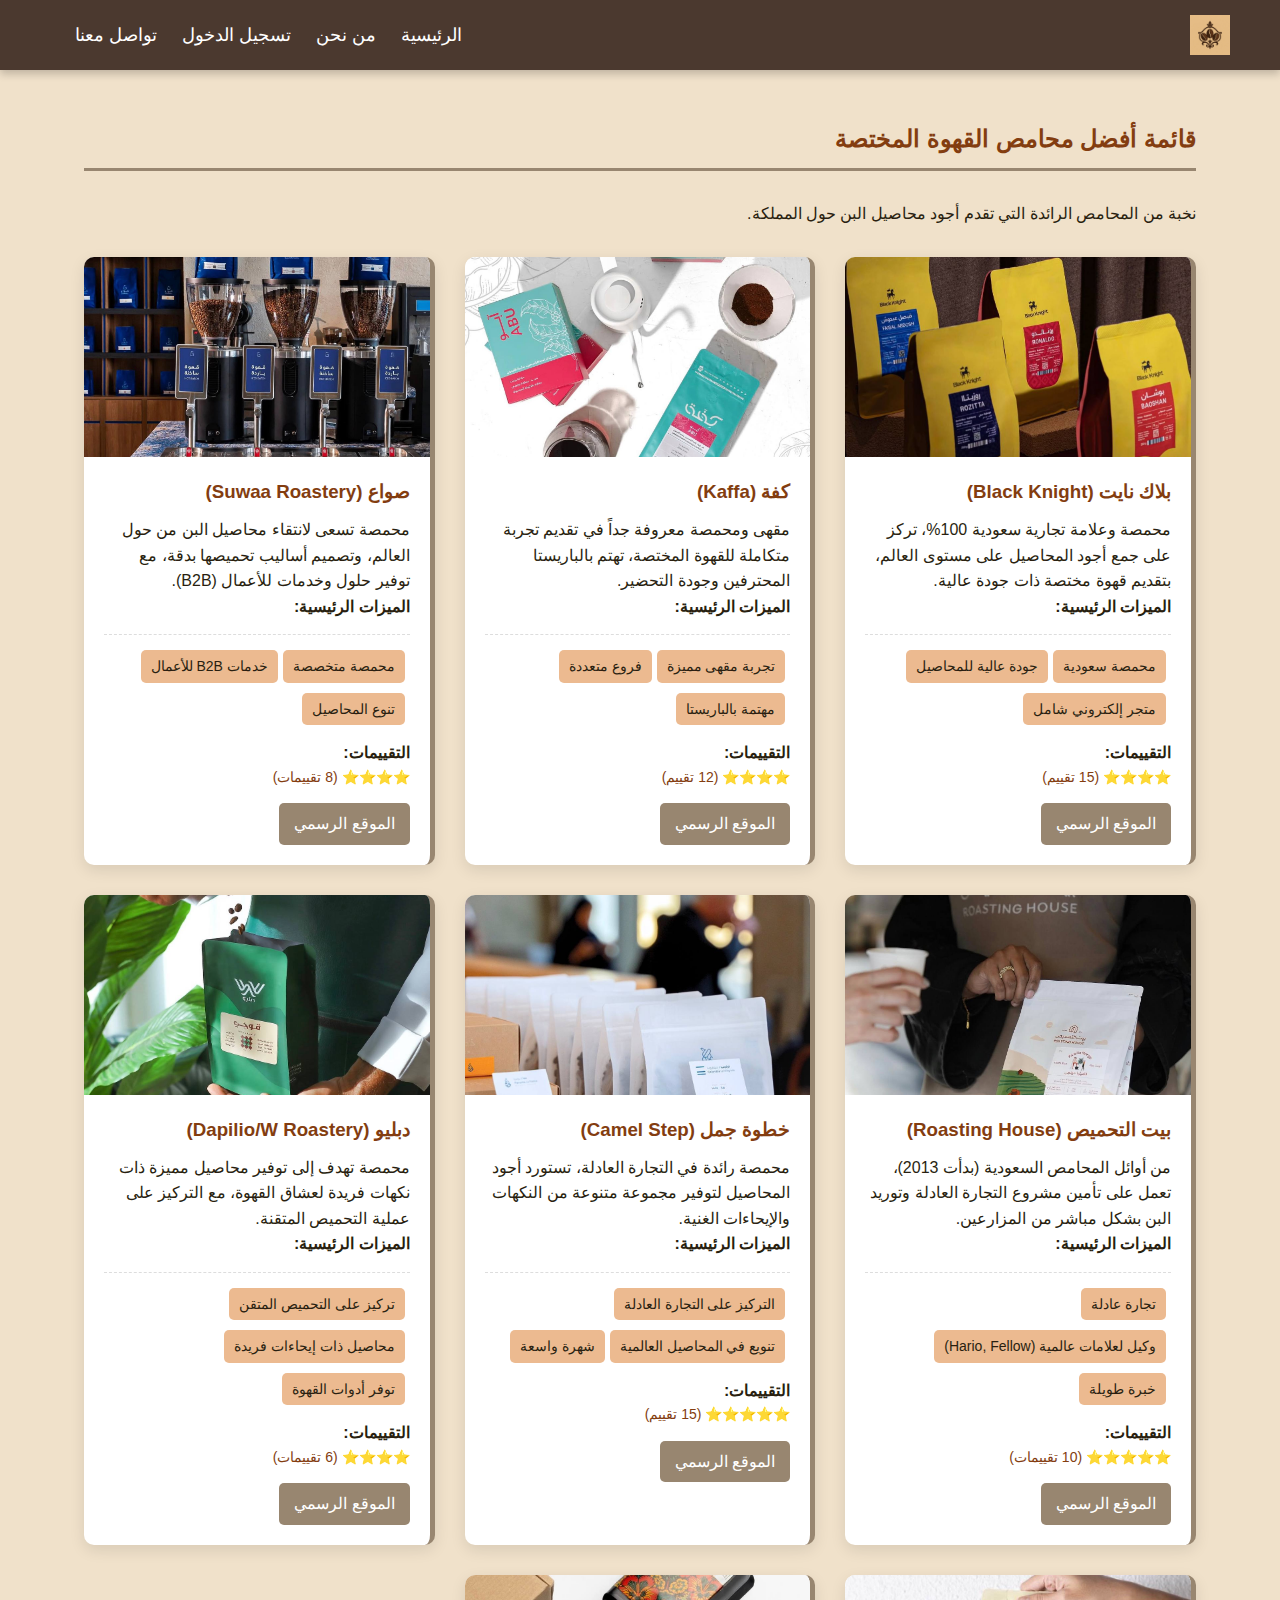
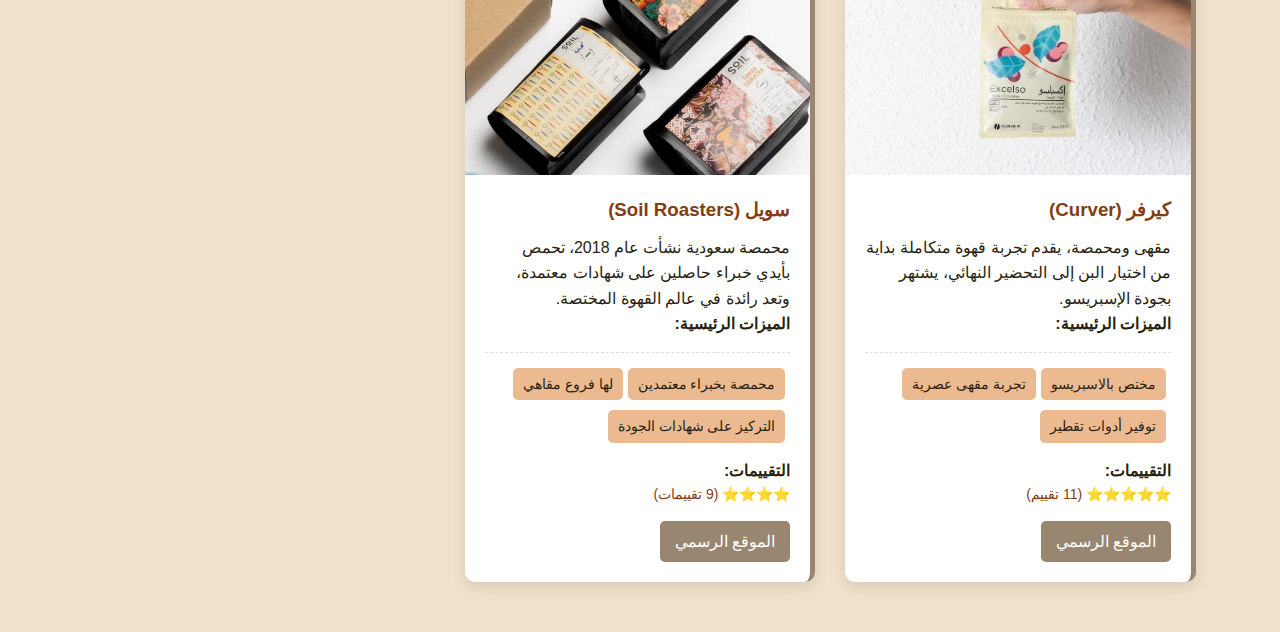
<file: frontend/roasteries.html>
<!DOCTYPE html>
<html lang="ar">
<head>
    <meta charset="UTF-8">
    <meta name="viewport" content="width=device-width, initial-scale=1.0">
    <title>المحامص - ملتقى البن</title>
    <link rel="stylesheet" href="style.css">
    <link rel="icon" type="image/png" href="../images/logo.png.jpg">
</head>
<body>

    <div class="header">
        <div class="logo">
            <img src="../images/logo.png.jpg" 
                 alt="شعار ملتقى البن" 
                 class="logo-img"
                 title="ملتقى البن: دليلك المختص لأفضل محامص القهوة المختصة في المملكة.">
        </div>
        <nav class="nav">
            <ul>
                <li><a href="index.html">الرئيسية</a></li>
                <li><a href="about.html">من نحن</a></li>
                <li><a href="login.html">تسجيل الدخول</a></li>
                <li><a href="contact.html">تواصل معنا</a></li>
            </ul>
        </nav>
    </div>

    <div class="container">
        <h2>قائمة أفضل محامص القهوة المختصة</h2>
        <p style="margin-bottom: 30px;">نخبة من المحامص الرائدة التي تقدم أجود محاصيل البن حول المملكة.</p>
        
        <div class="roasteries-grid">

            <div class="roastery-card">
                <img src="../images/black_knight.jpg" alt="صورة محمصة بلاك نايت">
                <div class="card-content">
                    <h3>بلاك نايت (Black Knight)</h3>
                    <p>محمصة وعلامة تجارية سعودية 100%، تركز على جمع أجود المحاصيل على مستوى العالم، بتقديم قهوة مختصة ذات جودة عالية.</p>
                    <h4>الميزات الرئيسية:</h4>
                    <ul class="features-list"><li>محمصة سعودية</li><li>جودة عالية للمحاصيل</li><li>متجر إلكتروني شامل</li></ul>
                    <h4>التقييمات:</h4>
                    <p style="font-size: 14px; color: #833D10;">⭐⭐⭐⭐ (15 تقييم)</p>
                    <div class="card-links">
                        <a href="https://b-k.coffee/" target="_blank">الموقع الرسمي</a>
                    </div>
                </div>
            </div>

            <div class="roastery-card">
                <img src="../images/kaffa.jpg" alt="صورة محمصة كفة">
                <div class="card-content">
                    <h3>كفة (Kaffa)</h3>
                    <p>مقهى ومحمصة معروفة جداً في تقديم تجربة متكاملة للقهوة المختصة، تهتم بالباريستا المحترفين وجودة التحضير.</p>
                    <h4>الميزات الرئيسية:</h4>
                    <ul class="features-list"><li>تجربة مقهى مميزة</li><li>فروع متعددة</li><li>مهتمة بالباريستا</li></ul>
                    <h4>التقييمات:</h4>
                    <p style="font-size: 14px; color: #833D10;">⭐⭐⭐⭐ (12 تقييم)</p>
                    <div class="card-links">
                        <a href="https://kiffa.sa" target="_blank">الموقع الرسمي</a>
                    </div>
                </div>
            </div>
            
            <div class="roastery-card">
                <img src="../images/suwaa.jpg" alt="صورة محمصة صواع">
                <div class="card-content">
                    <h3>صواع (Suwaa Roastery)</h3>
                    <p>محمصة تسعى لانتقاء محاصيل البن من حول العالم، وتصميم أساليب تحميصها بدقة، مع توفير حلول وخدمات للأعمال (B2B).</p>
                    <h4>الميزات الرئيسية:</h4>
                    <ul class="features-list"><li>محمصة متخصصة</li><li>خدمات B2B للأعمال</li><li>تنوع المحاصيل</li></ul>
                    <h4>التقييمات:</h4>
                    <p style="font-size: 14px; color: #833D10;">⭐⭐⭐⭐ (8 تقييمات)</p>
                    <div class="card-links">
                        <a href="https://suwaaroastery.com/ar/" target="_blank">الموقع الرسمي</a>
                    </div>
                </div>
            </div>

            <div class="roastery-card">
                <img src="../images/roasting_house.jpg" alt="صورة بيت التحميص">
                <div class="card-content">
                    <h3>بيت التحميص (Roasting House)</h3>
                    <p>من أوائل المحامص السعودية (بدأت 2013)، تعمل على تأمين مشروع التجارة العادلة وتوريد البن بشكل مباشر من المزارعين.</p>
                    <h4>الميزات الرئيسية:</h4>
                    <ul class="features-list"><li>تجارة عادلة</li><li>وكيل لعلامات عالمية (Hario, Fellow)</li><li>خبرة طويلة</li></ul>
                    <h4>التقييمات:</h4>
                    <p style="font-size: 14px; color: #833D10;">⭐⭐⭐⭐⭐ (10 تقييمات)</p>
                    <div class="card-links">
                        <a href="https://roastinghouse.sa/" target="_blank">الموقع الرسمي</a>
                    </div>
                </div>
            </div>
            
             <div class="roastery-card">
                <img src="../images/camel_step.jpg" alt="صورة محمصة خطوة جمل">
                <div class="card-content">
                    <h3>خطوة جمل (Camel Step)</h3>
                    <p>محمصة رائدة في التجارة العادلة، تستورد أجود المحاصيل لتوفير مجموعة متنوعة من النكهات والإيحاءات الغنية.</p>
                    <h4>الميزات الرئيسية:</h4>
                    <ul class="features-list"><li>التركيز على التجارة العادلة</li><li>تنويع في المحاصيل العالمية</li><li>شهرة واسعة</li></ul>
                    <h4>التقييمات:</h4>
                    <p style="font-size: 14px; color: #833D10;">⭐⭐⭐⭐⭐ (15 تقييم)</p>
                    <div class="card-links">
                        <a href="https://camelstep.com/ar" target="_blank">الموقع الرسمي</a>
                    </div>
                </div>
            </div>

            <div class="roastery-card">
                <img src="../images/dapilio.jpg" alt="صورة محمصة دبليو">
                <div class="card-content">
                    <h3>دبليو (Dapilio/W Roastery)</h3>
                    <p>محمصة تهدف إلى توفير محاصيل مميزة ذات نكهات فريدة لعشاق القهوة، مع التركيز على عملية التحميص المتقنة.</p>
                    <h4>الميزات الرئيسية:</h4>
                    <ul class="features-list"><li>تركيز على التحميص المتقن</li><li>محاصيل ذات إيحاءات فريدة</li><li>توفر أدوات القهوة</li></ul>
                    <h4>التقييمات:</h4>
                    <p style="font-size: 14px; color: #833D10;">⭐⭐⭐⭐ (6 تقييمات)</p>
                    <div class="card-links">
                        <a href="https://dapilio.com/ar/" target="_blank">الموقع الرسمي</a>
                    </div>
                </div>
            </div>

            <div class="roastery-card">
                <img src="../images/curver.jpg" alt="صورة محمصة كيرفر">
                <div class="card-content">
                    <h3>كيرفر (Curver)</h3>
                    <p>مقهى ومحمصة، يقدم تجربة قهوة متكاملة بداية من اختيار البن إلى التحضير النهائي، يشتهر بجودة الإسبريسو.</p>
                    <h4>الميزات الرئيسية:</h4>
                    <ul class="features-list"><li>مختص بالاسبريسو</li><li>تجربة مقهى عصرية</li><li>توفير أدوات تقطير</li></ul>
                    <h4>التقييمات:</h4>
                    <p style="font-size: 14px; color: #833D10;">⭐⭐⭐⭐⭐ (11 تقييم)</p>
                    <div class="card-links">
                        <a href="https://curcoffee.com" target="_blank">الموقع الرسمي</a>
                    </div>
                </div>
            </div>

            <div class="roastery-card">
                <img src="../images/soil.jpg" alt="صورة محمصة سويل">
                <div class="card-content">
                    <h3>سويل (Soil Roasters)</h3>
                    <p>محمصة سعودية نشأت عام 2018، تحمص بأيدي خبراء حاصلين على شهادات معتمدة، وتعد رائدة في عالم القهوة المختصة.</p>
                    <h4>الميزات الرئيسية:</h4>
                    <ul class="features-list"><li>محمصة بخبراء معتمدين</li><li>لها فروع مقاهي</li><li>التركيز على شهادات الجودة</li></ul>
                    <h4>التقييمات:</h4>
                    <p style="font-size: 14px; color: #833D10;">⭐⭐⭐⭐ (9 تقييمات)</p>
                    <div class="card-links">
                        <a href="https://soilroasters.com/products" target="_blank">الموقع الرسمي</a>
                    </div>
                </div>
            </div>
            
        </div>
    </div>

</body>
</html>
</file>
<file: style.css>
:root {
    --color-primary: #988670; /*  الأزرار */
    --color-secondary: #833D10; /*  العناوين */
    --color-dark: #291F10; /* النص الرئيسي */
    --color-dark-bg: #4B392F; /* خلفية الشريط العلوي */
    --color-light-bg: #F0E1CA; /* خلفية الصفحة */
    --color-card-bg: #A8907D; /* خلفية المحامص */
}

* {
    box-sizing: border-box;
    margin: 0;
    padding: 0;
    font-family: 'Tahoma', 'Arial', sans-serif; 
    direction: rtl; 
}

body {
    background-color: var(--color-light-bg);
    color: var(--color-dark);
    line-height: 1.6;
}
/*الهيدر*/

.header {
    background-color: var(--color-dark-bg);
    color: #fff;
    padding: 15px 50px;
    display: flex;
    justify-content: space-between;
    align-items: center;
    box-shadow: 0 4px 8px rgba(0, 0, 0, 0.2);
}

/* اللوقو*/
.logo-img {
    height: 40px; 
    width: auto; 
    display: block;
}

.nav ul {
    list-style: none;
    display: flex;
}

.nav ul li {
    margin-left: 25px;
}

.nav ul li a {
    color: #fff;
    text-decoration: none;
    font-size: 18px;
    padding: 5px 0;
    transition: all 0.3s ease;
}

/* خط اسفل*/
.nav ul li a:hover {
    color: var(--color-primary);
    border-bottom: 2px solid var(--color-primary);
}


/* المحتوى الرئيسي والعناوين */


.container {
    width: 90%;
    max-width: 1200px;
    margin: 30px auto;
    padding: 20px;
}

h2 {
    color: var(--color-secondary);
    border-bottom: 3px solid var(--color-primary);
    padding-bottom: 10px;
    margin-bottom: 30px;
    text-align: right;
}

/*  تنسيق المحامص  */


.roasteries-grid {
    display: grid;
    grid-template-columns: repeat(auto-fit, minmax(300px, 1fr));
    gap: 30px;
}

.roastery-card {
    background-color: #fff;
    border-radius: 10px;
    overflow: hidden; 
    box-shadow: 0 5px 15px rgba(0, 0, 0, 0.1);
    transition: 0.3s ease, box-shadow 0.3s ease; 
    border-right: 5px solid var(--color-primary); 
}

/* تأثير البروزللبطاقة */
.roastery-card:hover {
    transform: translateY(-5px) scale(1.02);
    box-shadow: 0 10px 25px rgba(0, 0, 0, 0.2);
}

.roastery-card img {
    width: 100%;
    height: 200px;
    object-fit: cover;
    display: block;
    transition: transform 0.4s ease;
}

/* تاثير الصوره*/
.roastery-card img:hover {
    transform: scale(1.05);
}

.card-content {
    padding: 20px;
}

.card-content h3 {
    color: var(--color-secondary);
    margin-bottom: 10px;
}

.features-list {
    list-style: none;
    padding: 10px 0;
    border-top: 1px dashed #ddd;
    margin-top: 15px;
}

.features-list li {
    background-color: #ECBA90;
    color: var(--color-dark);
    display: inline-block;
    padding: 5px 10px;
    margin: 5px 5px 5px 0;
    border-radius: 5px;
    font-size: 14px;
}

.card-links a {
    display: inline-block;
    background-color: var(--color-primary);
    color: #fff;
    text-decoration: none;
    padding: 8px 15px;
    border-radius: 5px;
    margin-top: 15px;
    transition: background-color 0.3s ease, transform 0.3s ease;
}

/* تأثيرالبروز*/
.card-links a:hover {
    background-color: var(--color-secondary);
    transform: scale(1.05); 
}

/*  التواصل  */

.contact-form {
    max-width: 600px;
    margin: 50px auto;
    padding: 30px;
    background: #fff;
    border-radius: 10px;
    box-shadow: 0 5px 15px rgba(0, 0, 0, 0.1);
}

.contact-form label {
    display: block;
    margin-bottom: 8px;
    font-weight: bold;
}

.contact-form input[type="text"],
.contact-form input[type="email"],
.contact-form textarea {
    width: 100%;
    padding: 12px;
    margin-bottom: 20px;
    border: 1px solid #ccc;
    border-radius: 5px;
    font-size: 16px;
}

.contact-form button {
    background-color: var(--color-primary);
    color: white;
    padding: 15px 20px;
    border: none;
    border-radius: 5px;
    cursor: pointer;
    font-size: 18px;
    transition: background-color 0.3s;
}

.contact-form button:hover {
    background-color: var(--color-secondary);
}

/* التقييمات */

.reviews-grid {
    display: grid;
    grid-template-columns: repeat(auto-fit, minmax(350px, 1fr));
    gap: 25px;
}

.review-card {
    background-color: #fff;
    padding: 25px;
    border-radius: 8px;
    box-shadow: 0 4px 12px rgba(0, 0, 0, 0.08);
    border-left: 5px solid var(--color-secondary); 
}

.reviewer-info {
    display: flex;
    justify-content: space-between;
    align-items: center;
    margin-bottom: 15px;
    border-bottom: 1px dashed #ddd;
    padding-bottom: 10px;
}

.reviewer-info h4 {
    color: var(--color-dark);
    margin: 0;
    font-size: 18px;
}

.review-rating {
    color: #FFC107; 
    font-size: 1.3em;
}

.review-rating span {
    color: var(--color-secondary); 
    font-size: 0.8em;
    margin-right: 10px;
}

.review-content p {
    font-style: italic;
    color: #555;
}
</file>
<file: frontend/style.css>
:root {
    --color-primary: #988670; /*  الأزرار */
    --color-secondary: #833D10; /*  العناوين */
    --color-dark: #291F10; /* النص الرئيسي */
    --color-dark-bg: #4B392F; /* خلفية الشريط العلوي */
    --color-light-bg: #F0E1CA; /* خلفية الصفحة */
    --color-card-bg: #A8907D; /* خلفية المحامص */
}

* {
    box-sizing: border-box;
    margin: 0;
    padding: 0;
    font-family: 'Tahoma', 'Arial', sans-serif; 
    direction: rtl; 
}

body {
    background-color: var(--color-light-bg);
    color: var(--color-dark);
    line-height: 1.6;
}
/*الهيدر*/

.header {
    background-color: var(--color-dark-bg);
    color: #fff;
    padding: 15px 50px;
    display: flex;
    justify-content: space-between;
    align-items: center;
    box-shadow: 0 4px 8px rgba(0, 0, 0, 0.2);
}

/* اللوقو*/
.logo-img {
    height: 40px; 
    width: auto; 
    display: block;
}

.nav ul {
    list-style: none;
    display: flex;
}

.nav ul li {
    margin-left: 25px;
}

.nav ul li a {
    color: #fff;
    text-decoration: none;
    font-size: 18px;
    padding: 5px 0;
    transition: all 0.3s ease;
}

/* خط اسفل*/
.nav ul li a:hover {
    color: var(--color-primary);
    border-bottom: 2px solid var(--color-primary);
}


/* المحتوى الرئيسي والعناوين */


.container {
    width: 90%;
    max-width: 1200px;
    margin: 30px auto;
    padding: 20px;
}

h2 {
    color: var(--color-secondary);
    border-bottom: 3px solid var(--color-primary);
    padding-bottom: 10px;
    margin-bottom: 30px;
    text-align: right;
}

/*  تنسيق المحامص  */


.roasteries-grid {
    display: grid;
    grid-template-columns: repeat(auto-fit, minmax(300px, 1fr));
    gap: 30px;
}

.roastery-card {
    background-color: #fff;
    border-radius: 10px;
    overflow: hidden; 
    box-shadow: 0 5px 15px rgba(0, 0, 0, 0.1);
    transition: 0.3s ease, box-shadow 0.3s ease; 
    border-right: 5px solid var(--color-primary); 
}

/* تأثير البروزللبطاقة */
.roastery-card:hover {
    transform: translateY(-5px) scale(1.02);
    box-shadow: 0 10px 25px rgba(0, 0, 0, 0.2);
}

.roastery-card img {
    width: 100%;
    height: 200px;
    object-fit: cover;
    display: block;
    transition: transform 0.4s ease;
}

/* تاثير الصوره*/
.roastery-card img:hover {
    transform: scale(1.05);
}

.card-content {
    padding: 20px;
}

.card-content h3 {
    color: var(--color-secondary);
    margin-bottom: 10px;
}

.features-list {
    list-style: none;
    padding: 10px 0;
    border-top: 1px dashed #ddd;
    margin-top: 15px;
}

.features-list li {
    background-color: #ECBA90;
    color: var(--color-dark);
    display: inline-block;
    padding: 5px 10px;
    margin: 5px 5px 5px 0;
    border-radius: 5px;
    font-size: 14px;
}

.card-links a {
    display: inline-block;
    background-color: var(--color-primary);
    color: #fff;
    text-decoration: none;
    padding: 8px 15px;
    border-radius: 5px;
    margin-top: 15px;
    transition: background-color 0.3s ease, transform 0.3s ease;
}

/* تأثيرالبروز*/
.card-links a:hover {
    background-color: var(--color-secondary);
    transform: scale(1.05); 
}

/*  التواصل  */

.contact-form {
    max-width: 600px;
    margin: 50px auto;
    padding: 30px;
    background: #fff;
    border-radius: 10px;
    box-shadow: 0 5px 15px rgba(0, 0, 0, 0.1);
}

.contact-form label {
    display: block;
    margin-bottom: 8px;
    font-weight: bold;
}

.contact-form input[type="text"],
.contact-form input[type="email"],
.contact-form textarea {
    width: 100%;
    padding: 12px;
    margin-bottom: 20px;
    border: 1px solid #ccc;
    border-radius: 5px;
    font-size: 16px;
}

.contact-form button {
    background-color: var(--color-primary);
    color: white;
    padding: 15px 20px;
    border: none;
    border-radius: 5px;
    cursor: pointer;
    font-size: 18px;
    transition: background-color 0.3s;
}

.contact-form button:hover {
    background-color: var(--color-secondary);
}

/* التقييمات */

.reviews-grid {
    display: grid;
    grid-template-columns: repeat(auto-fit, minmax(350px, 1fr));
    gap: 25px;
}

.review-card {
    background-color: #fff;
    padding: 25px;
    border-radius: 8px;
    box-shadow: 0 4px 12px rgba(0, 0, 0, 0.08);
    border-left: 5px solid var(--color-secondary); 
}

.reviewer-info {
    display: flex;
    justify-content: space-between;
    align-items: center;
    margin-bottom: 15px;
    border-bottom: 1px dashed #ddd;
    padding-bottom: 10px;
}

.reviewer-info h4 {
    color: var(--color-dark);
    margin: 0;
    font-size: 18px;
}

.review-rating {
    color: #FFC107; 
    font-size: 1.3em;
}

.review-rating span {
    color: var(--color-secondary); 
    font-size: 0.8em;
    margin-right: 10px;
}

.review-content p {
    font-style: italic;
    color: #555;
}
</file>
